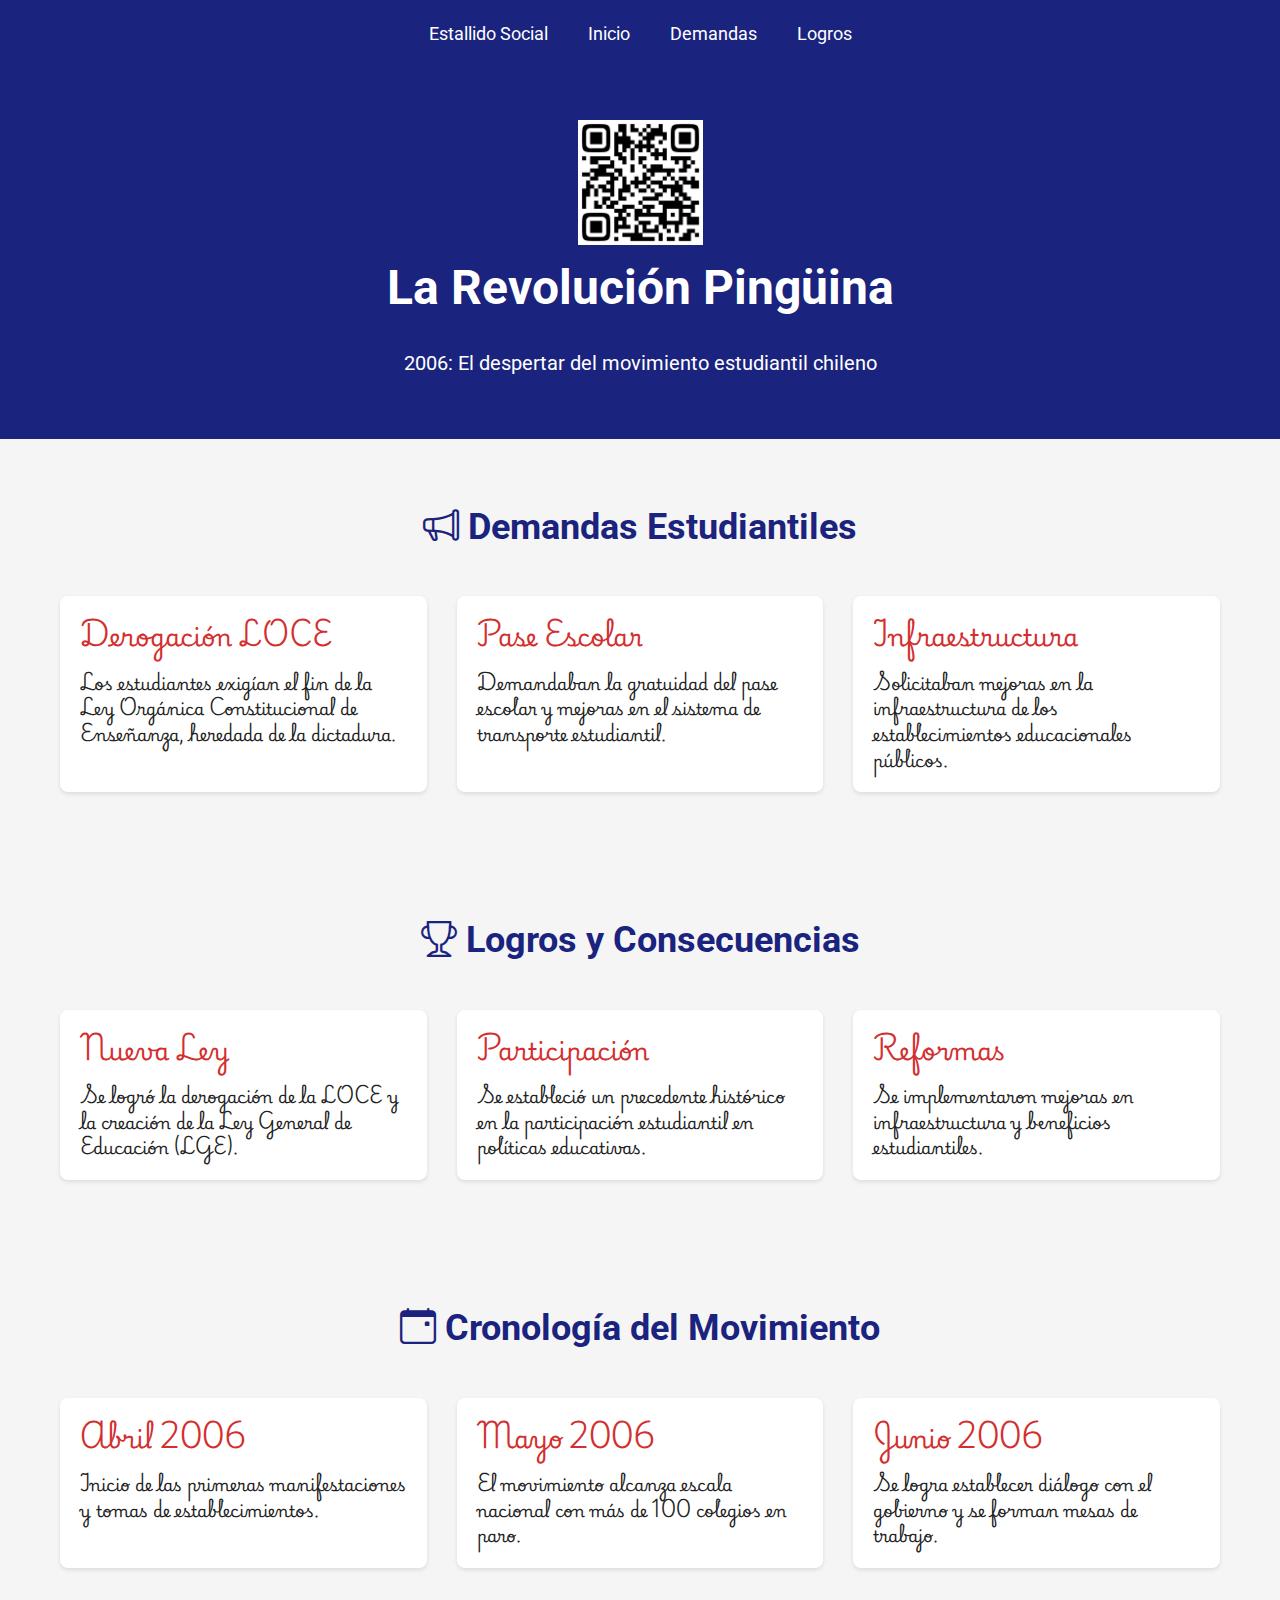
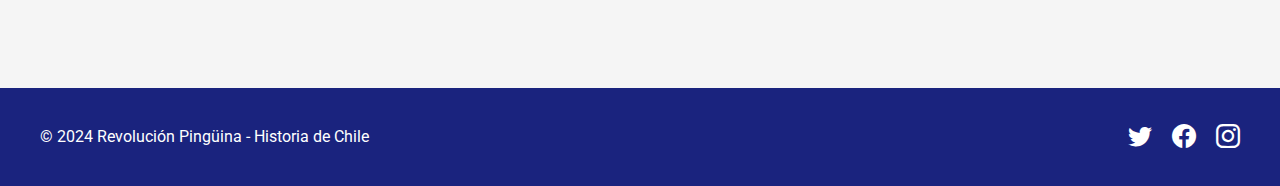
<file: marchas-pinguinas.html>
<!DOCTYPE html>
<html lang="es">
<head>
    <meta charset="UTF-8">
    <meta name="viewport" content="width=device-width, initial-scale=1.0">
    <meta name="author" content="Estudiante">
    <title>Revolución Pingüina - La Marcha Estudiantil de 2006</title>
    <link rel="stylesheet" href="style.css">
    <link href="https://fonts.googleapis.com/css2?family=Roboto:wght@300;400;700&display=swap" rel="stylesheet">
    <link href="https://cdn.jsdelivr.net/npm/bootstrap-icons@1.11.1/font/bootstrap-icons.css" rel="stylesheet">
</head>
<body>
    <nav>
        <div class="nav-container">
            <a href="index.html" class="nav-link">Estallido Social</a>
            <a href="#inicio" class="nav-link">Inicio</a>
            <a href="#demandas" class="nav-link">Demandas</a>
            <a href="#logros" class="nav-link">Logros</a>
            <link rel="preconnect" href="https://fonts.googleapis.com">
            <link rel="preconnect" href="https://fonts.gstatic.com" crossorigin>
            <link href="https://fonts.googleapis.com/css2?family=Playwrite+CL:wght@100..400&display=swap" rel="stylesheet">
        </div>
    </nav>

    <header id="inicio">
        <img src="Mi_código_QR_1-1024.png" alt="codigo qr que dirije al usuario al wasap del creador de la pagina (+56 9 2768 3281) "class="hola">
        <h1>La Revolución Pingüina</h1>
        <p class="subtitle">2006: El despertar del movimiento estudiantil chileno</p>
    </header>

    <main>
        <section id="demandas" class="section">
            <h2><i class="bi bi-megaphone"></i> Demandas Estudiantiles</h2>
            <div class="content-grid">
                <div class="card">
                    <h3>Derogación LOCE</h3>
                    <p>Los estudiantes exigían el fin de la Ley Orgánica Constitucional de Enseñanza, heredada de la dictadura.</p>
                </div>
                <div class="card">
                    <h3>Pase Escolar</h3>
                    <p>Demandaban la gratuidad del pase escolar y mejoras en el sistema de transporte estudiantil.</p>
                </div>
                <div class="card">
                    <h3>Infraestructura</h3>
                    <p>Solicitaban mejoras en la infraestructura de los establecimientos educacionales públicos.</p>
                </div>
            </div>
        </section>

        <section id="logros" class="section">
            <h2><i class="bi bi-trophy"></i> Logros y Consecuencias</h2>
            <div class="content-grid">
                <div class="card">
                    <h3>Nueva Ley</h3>
                    <p>Se logró la derogación de la LOCE y la creación de la Ley General de Educación (LGE).</p>
                </div>
                <div class="card">
                    <h3>Participación</h3>
                    <p>Se estableció un precedente histórico en la participación estudiantil en políticas educativas.</p>
                </div>
                <div class="card">
                    <h3>Reformas</h3>
                    <p>Se implementaron mejoras en infraestructura y beneficios estudiantiles.</p>
                </div>
            </div>
        </section>

        <section class="section">
            <h2><i class="bi bi-calendar-event"></i> Cronología del Movimiento</h2>
            <div class="content-grid">
                <div class="card">
                    <h3>Abril 2006</h3>
                    <p>Inicio de las primeras manifestaciones y tomas de establecimientos.</p>
                </div>
                <div class="card">
                    <h3>Mayo 2006</h3>
                    <p>El movimiento alcanza escala nacional con más de 100 colegios en paro.</p>
                </div>
                <div class="card">
                    <h3>Junio 2006</h3>
                    <p>Se logra establecer diálogo con el gobierno y se forman mesas de trabajo.</p>
                </div>
            </div>
        </section>
    </main>

    <footer>
        <div class="footer-content">
            <p>© 2024 <span>Revolución Pingüina</span> - Historia de Chile</p>
            <div class="social-icons">
                <i class="bi bi-twitter"></i>
                <i class="bi bi-facebook"></i>
                <i class="bi bi-instagram"></i>
            </div>
        </div>
    </footer>
</body>
</html>
</file>
<file: style.css>
:root {
    --color-primario: #1a237e;
    --color-secundario: #d32f2f;
    --background-color: #f5f5f5;
    --text-color: #212121;
    --card-background: #ffffff;
    font-size: 10px;
}

/*// <uniquifier>: Use a unique and descriptive class name
// <weight>: Use a value from 100 to 400-->*/

* {
    margin: 0;
    padding: 0;
    box-sizing: border-box;
/*ingreso del fonts de google*/

}

body {
    font-family: 'Roboto', sans-serif;
    line-height: 1.6;
    color: var(--text-color);
    background-color: var(--background-color);
}

.hola{
    background-color: #1a237e;
    width: 125px;
    height: 125px;
}

nav {
    background-color: var(--color-primario);
    padding: 2rem 0;
    position: fixed;
    width: 100%;
    top: 0;
    z-index: 1000;
}

.nav-container {
    max-width: 120rem;
    margin: 0 auto;
    display: flex;
    justify-content: center;
    gap: 4rem;
}

.nav-link {
    color: white;
    text-decoration: none;
    font-size: 1.8rem;
    transition: color 0.3s ease;
}

.nav-link:hover {
    color: #bbdefb;
}

.nav-link:focus {
    outline: 2px solid #bbdefb;
    outline-offset: 4px;
}

header {
    padding: 12rem 2rem 6rem;
    text-align: center;
    background-color: var(--color-primario);
    color: white;
}

h1 {
    font-size: 4.8rem;
    margin-bottom: 2rem;
}

.subtitle {
    font-size: 2rem;
}

.section {
    padding: 6rem 2rem;
    max-width: 120rem;
    margin: 0 auto;
}

h2 {
    font-size: 3.6rem;
    margin-bottom: 4rem;
    text-align: center;
    color: var(--color-primario);
}

.content-grid {
    display: flex;
    flex-wrap: wrap;
    gap: 3rem;
    justify-content: center;
}

.card {
    background-color: var(--card-background);
    padding: 2rem;
    border-radius: 8px;
    box-shadow: 0 2px 4px rgba(0,0,0,0.1);
    flex: 1;
    min-width: 30rem;
    max-width: 40rem;
    transition: transform 0.3s ease;
}

a{
    color: var(--color-secundario);
}


.card, h3{
    
    font-family: "Playwrite CL", cursive;
    font-optical-sizing: auto;
    font-weight: 100px;
    font-style: normal;
    
}

.card:hover {
    transform: translateY(-5px);
}

.card h3 {
    font-size: 2.4rem;
    margin-bottom: 1.5rem;
    color: var(--color-secundario);
}

.card p {
    font-size: 1.6rem;
}

footer {
    background-color: var(--color-primario);
    color: white;
    padding: 3rem 2rem;
    margin-top: 6rem;
}

.footer-content {
    max-width: 120rem;
    margin: 0 auto;
    display: flex;
    justify-content: space-between;
    align-items: center;
    font-size: 1.6rem;
}

.social-icons {
    display: flex;
    gap: 2rem;
}

.social-icons i {
    font-size: 2.4rem;
    cursor: pointer;
    transition: color 0.3s ease;
}

.social-icons i:hover {
    color: #bbdefb;
}

span:hover{
    color: var(--color-secundario);
}

@media (max-width: 768px) {
    :root {
        font-size: 9px;
    }

    .nav-container {
        gap: 2rem;
    }

    .content-grid {
        flex-direction: column;
        align-items: center;
    }

    .card {
        min-width: 100%;
    }

    .footer-content {
        flex-direction: column;
        gap: 2rem;
        text-align: center;
    }
}

@media (max-width: 400px) {
    .nav-container {
        flex-wrap: wrap;
        padding: 0 1rem;
    }

    .nav-link {
        flex: 1 1 40%;
        text-align: center;
        padding: 1rem 0;
    }

    header {
        padding-top: 16rem;
    }
}
</file>
